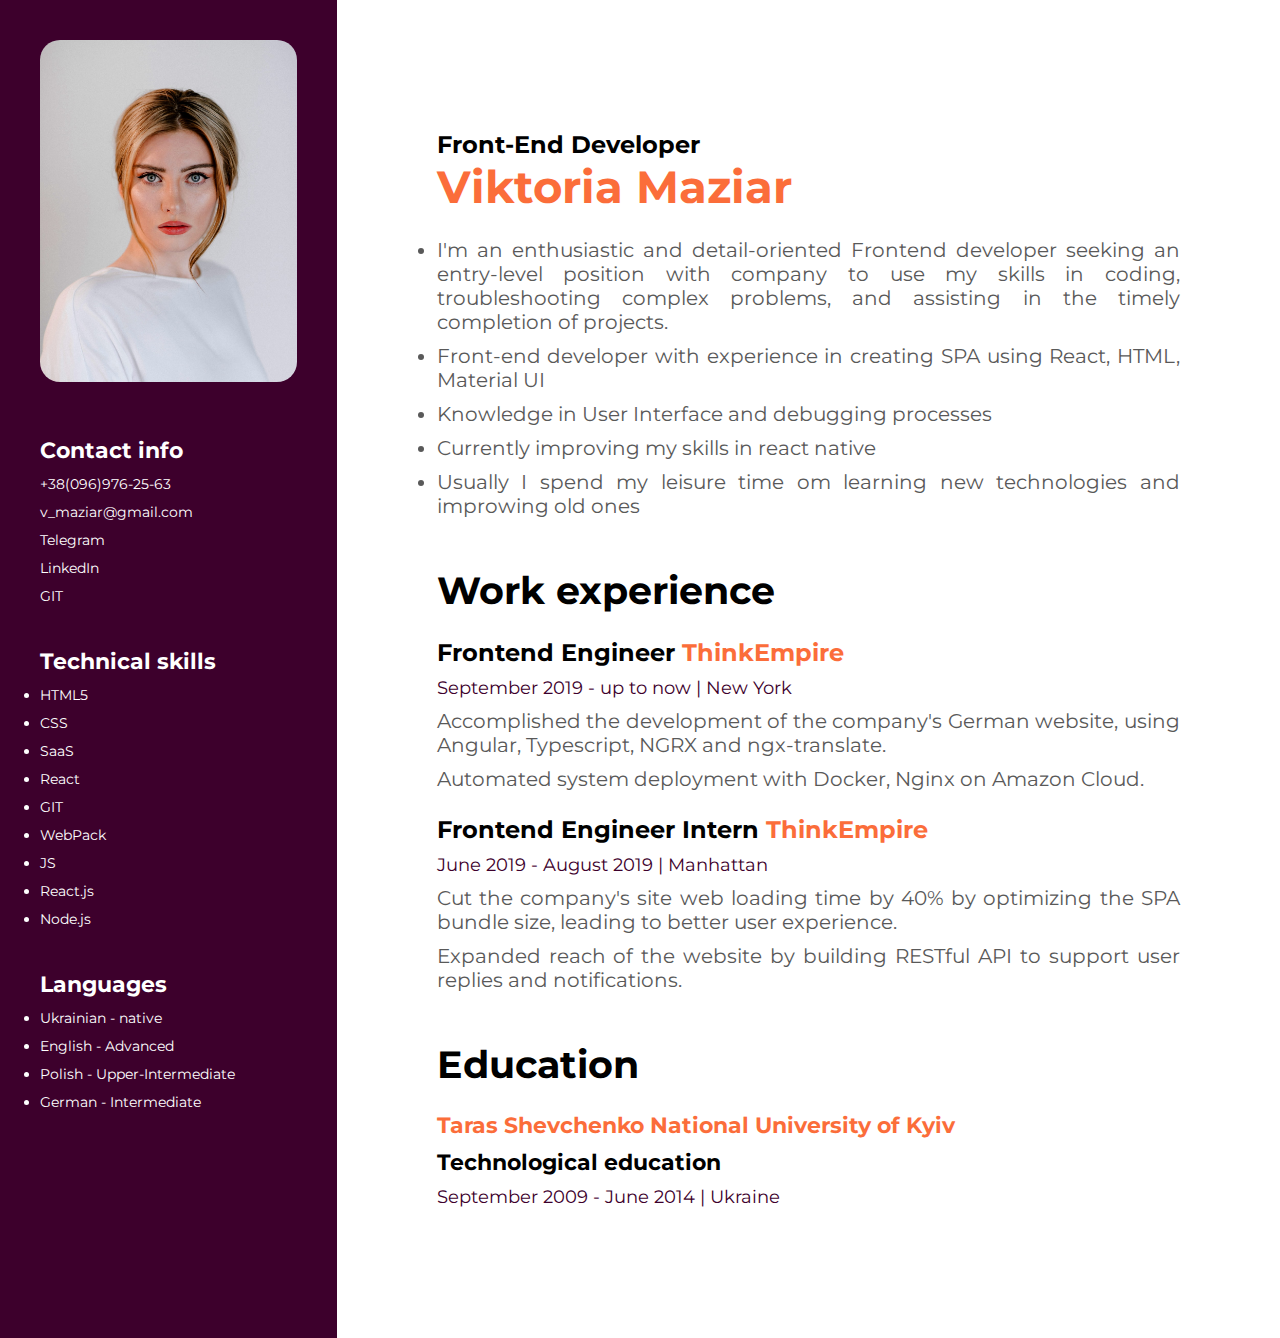
<file: resume/index.html>
<!DOCTYPE html>
<!-- мова роботи -->
<html lang="en">
<head>
    <meta charset="UTF-8">
    <meta http-equiv="X-UA-Compatible" content="IE=edge">
    <meta name="viewport" content="width=device-width, initial-scale=1.0">
    <!-- підключений шрифт -->
    <link href="https://fonts.googleapis.com/css?family=Montserrat:regular,700&display=swap" rel="stylesheet">
    <!-- підключений файл зі стилями -->
    <link rel="stylesheet" href="css/style.css">
    <!-- робоча назва -->
    <title>Resume</title>
</head>
<body>
    <header></header>
    <main class="main">
        <!-- ліва колонка резюме -->
        <div class="main__row row-main">
            <!-- фото -->
            <img src="img/portrait.jfif" alt="portrait">
            <!-- блок з контактною інф-ю -->
            <div class="row-main__contact-info contact-info">
                <!-- заголовок блоку -->
                <h2 class="contact-info__title title">Contact info</h2>
                <!-- текстовий блок з номером телефону -->
                <p>+38(096)976-25-63</p>
                <!-- текстовий блок з ел.почтою -->
                <p>v_maziar@gmail.com</p>
                <!-- посилання на соц.мережі та ел.ресурси -->
                <a href="#">Telegram</a>
                <a href="#">LinkedIn</a>
                <a href="#">GIT</a>
            </div>
            <!-- блок з інф-ю про тех.навички -->
            <div class="row-main__block block-row">
                <!-- заголовок блоку -->
                <h2 class="block-row__title title">Technical skills</h2>
                <!-- список-перелік навичок -->
                <ul class="block-row__list">
                    <!-- елементи списку -->
                    <li>HTML5</li>
                    <li>CSS</li>
                    <li>SaaS</li>
                    <li>React</li>
                    <li>GIT</li>
                    <li>WebPack</li>
                    <li>JS</li>
                    <li>React.js</li>
                    <li>Node.js</li>
                </ul>
            </div>
            <!-- блок про знання іноз.мов -->
            <div class="row-main__block block-row">
                <!-- заголовок блоку -->
                <h2 class="block-row__title title">Languages</h2>
                <!-- список мов -->
                <ul class="block-row__list">
                    <!-- елементи списку -->
                    <li>Ukrainian - native</li>
                    <li>English - Advanced</li>
                    <li>Polish - Upper-Intermediate</li>
                    <li>German - Intermediate</li>
                </ul>
            </div>
        </div>
        <!-- права колонка резюме -->
        <div class="main__information information-main">
            <!-- підзаголовок - посада -->
            <h3 class="information-main__position">Front-End Developer</h3>
            <!-- головний заголовок - ім'я -->
            <h1 class="information-main__name">Viktoria Maziar</h1>
            <!-- список - структурована інф-я про мене -->
            <ul class="information-main__list">
                <!-- елементи списку -->
                <li>I'm an enthusiastic and detail-oriented Frontend developer seeking an entry-level position with company to use my skills in coding, troubleshooting complex problems, and assisting in the timely completion of projects.</li>
                <li>Front-end developer with experience in creating SPA using React, HTML, Material UI</li>
                <li>Knowledge in User Interface and debugging processes</li>
                <li>Currently improving my skills in react native</li>
                <li>Usually I spend my leisure time om learning new technologies and improwing old ones</li>
            </ul>
            <!-- блок з інф-ю про досвід роботи -->
            <div class="experience">
                <!-- заголовок блоку -->
                <h2 class="experience__title">Work experience</h2>
                <!-- блок про досвід №1 -->
                <div class="experience__block block-experience">
                    <!-- підзаголовок - посада -->
                    <h3 class="block-experience__position">Frontend Engineer <span>ThinkEmpire</span></h3>
                    <!-- текстова інф-я - термін та місце роботи -->
                    <p class="block-experience__date">September 2019 - up to now   |  New York</p>
                    <!-- текстова інф-я про набутий досвід -->
                    <p class="block-experience__text">Accomplished the development of the company's German website, using Angular, Typescript, NGRX and ngx-translate.</p>
                    <p class="block-experience__text">Automated system deployment with Docker, Nginx on Amazon Cloud.</p>
                </div>
                <!-- блок про досвід №2 -->
                <div class="experience__block block-experience">
                    <!-- підзаголовок - посада -->
                    <h3 class="block-experience__position">Frontend Engineer Intern <span>ThinkEmpire</span></h3>
                    <!-- текстова інф-я - термін та місце роботи -->
                    <p class="block-experience__date">June 2019 - August 2019   |   Manhattan</p>
                    <!-- текстова інф-я про набутий досвід -->
                    <p class="block-experience__text">Cut the company's site web loading time by 40% by optimizing the SPA bundle size, leading to better user experience.</p>
                    <p class="block-experience__text">Expanded reach of the website by building RESTful API to support user replies and notifications.</p>
                </div>
            </div>
            <!-- блок про освіту -->
            <div class="education">
                <!-- заголовок блоку -->
                <h2 class="education__title">Education</h2>
                <!-- підзаголовок - назва ВНЗ -->
                <h3 class="education__subtitle"><span>Taras Shevchenko National University of Kyiv</span></h3>
                <!-- підзаголовок - освіта -->
                <h3 class="education__subtitle">Technological education</h3>
                <!-- текстова інф-я про термін та місце навчання -->
                <p class="education__text">September 2009 - June 2014   |   Ukraine</p>
            </div>
        </div>
    </main>
    <footer></footer>
</body>
</html>
</file>
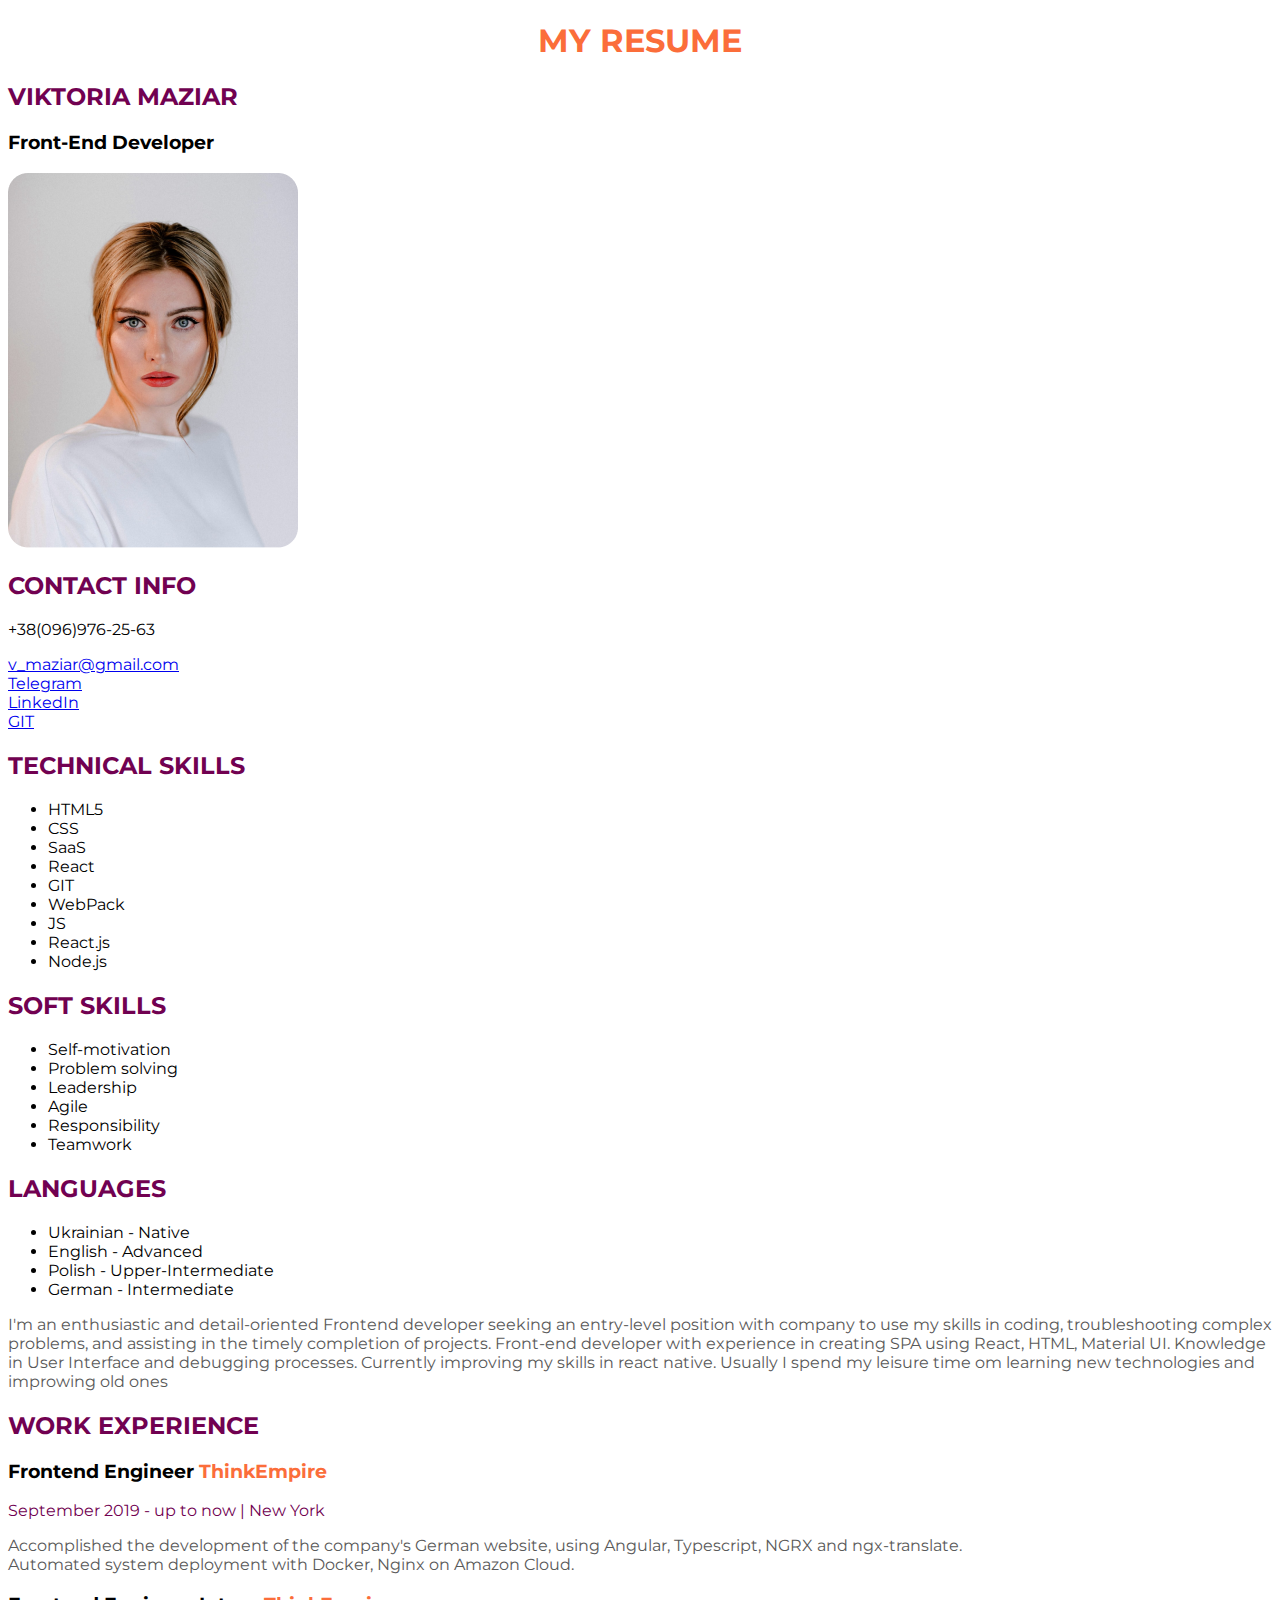
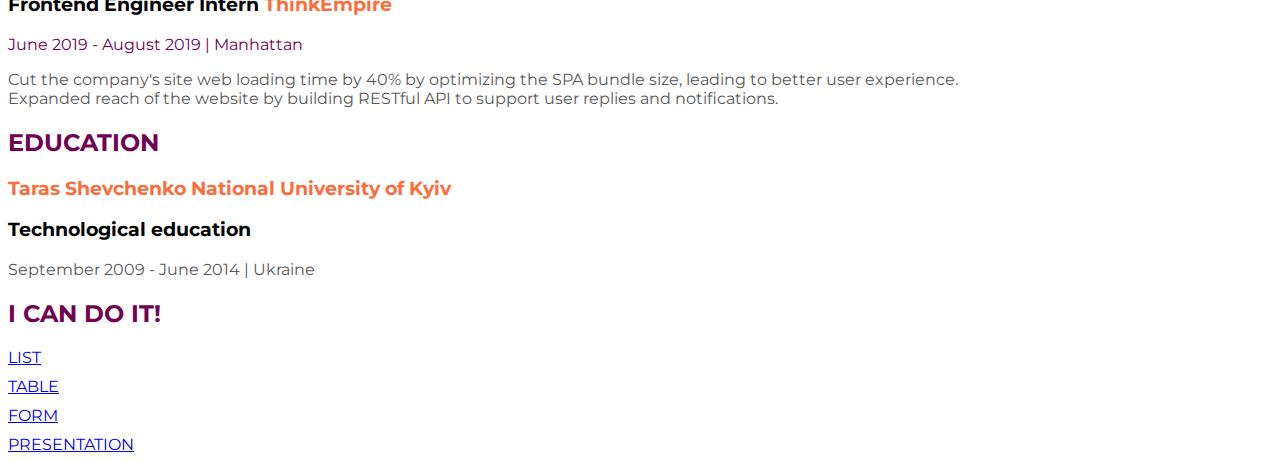
<file: homework_3/main-page.html>
<!DOCTYPE html>
<html lang="en">
<head>
    <meta charset="UTF-8">
    <meta http-equiv="X-UA-Compatible" content="IE=edge">
    <meta name="viewport" content="width=device-width, initial-scale=1.0">
    <link href="https://fonts.googleapis.com/css?family=Montserrat:regular,700&display=swap" rel="stylesheet">
    <link rel="stylesheet" href="css/styles.css">
    <title>Resume</title>
</head>
<body>
    <header>
        <!-- Головний заголовок -->
        <h1>My resume</h1>
        <!-- Підзаголовок другого рівня -->
        <h2>Viktoria Maziar</h2>
        <!-- Підзаголовок третього рівня -->
        <h3>Front-End Developer</h3>
    </header>
    <main>
        <!-- Зображення -->
            <img src="img/Portrait.png" alt="Portrait">
            <!-- Блок з контактною інформацією -->
            <div class="contact-info">
                <!-- Підзаголовок другого рівня -->
                <h2>Contact info</h2>
                <!-- Текст -->
                <p>+38(096)976-25-63</p>
                <!-- Посилання -->
                <a href="#">v_maziar@gmail.com</a>
                <a href="#">Telegram</a>
                <a href="#">LinkedIn</a>
                <a href="#">GIT</a>
            </div>
            <!-- Блок з інф-ю про технічні навички -->
            <div class="tech-skills">
                <!-- Підзаголовок другого рівня -->
                <h2>Technical skills</h2>
                <!-- Маркований список -->
                <ul>
                    <!-- Елементи маркованого списку -->
                    <li>HTML5</li>
                    <li>CSS</li>
                    <li>SaaS</li>
                    <li>React</li>
                    <li>GIT</li>
                    <li>WebPack</li>
                    <li>JS</li>
                    <li>React.js</li>
                    <li>Node.js</li>
                </ul>
            </div>
            <!-- Блок з інф-ю про soft skills -->
            <div class="soft-skills">
                <!-- Підзаголовок другого рівня -->
                <h2>Soft skills</h2>
                <!-- Маркований список -->
                <ul>
                    <!-- Елементи маркованого списку -->
                    <li>Self-motivation</li>
                    <li>Problem solving</li>
                    <li>Leadership</li>
                    <li>Agile</li>
                    <li>Responsibility</li>
                    <li>Teamwork</li>
                </ul>
            </div>
            <!-- Блок з інф-ю про знання мов -->
            <div class="languages">
                <!-- Підзаголовок другого рівня -->
                <h2>Languages</h2>
                <!-- Маркований список -->
                <ul>
                    <!-- Елементи маркованого списку -->
                    <li>Ukrainian - Native</li>
                    <li>English - Advanced</li>
                    <li>Polish - Upper-Intermediate</li>
                    <li>German - Intermediate</li>
                </ul>
            </div>
            <!-- Блок з інф-ю про мене -->
            <div class="about-me">
                <!-- Текст -->
                <p>I'm an enthusiastic and detail-oriented Frontend developer seeking an entry-level position with company to use my skills in coding, troubleshooting complex problems, and assisting in the timely completion of projects. Front-end developer with experience in creating SPA using React, HTML, Material UI. Knowledge in User Interface and debugging processes. Currently improving my skills in react native. Usually I spend my leisure time om learning new technologies and improwing old ones</p>
            </div>
            <!-- Блок з інф-ю про досвід роботи -->
            <div class="work-experience">
                <!-- Підзаголовок другого рівня -->
                <h2>Work experience</h2>
                <!-- Блок з інф-ю про досвід роботи №1 -->
                <div class="work-experience experience">
                    <!-- Підзаголовок третього рівня -->
                    <h3>Frontend Engineer <span>ThinkEmpire</span></h3>
                    <!-- Текст -->
                    <p class="experience__date">September 2019 - up to now   |  New York</p>
                    <p class="experience__text">Accomplished the development of the company's German website, using Angular, Typescript, NGRX and ngx-translate. <br> Automated system deployment with Docker, Nginx on Amazon Cloud.</p>
                </div>
                <!-- Блок з інф-ю про досвід роботи №2 -->
                <div class="work-experience experience">
                    <!-- Підзаголовок третього рівня -->
                    <h3>Frontend Engineer Intern <span>ThinkEmpire</span></h3>
                    <!-- Текст -->
                    <p class="experience__date">June 2019 - August 2019   |   Manhattan</p>
                    <p class="experience__text">Cut the company's site web loading time by 40% by optimizing the SPA bundle size, leading to better user experience. <br> Expanded reach of the website by building RESTful API to support user replies and notifications.</p>
                </div>
            </div>
            <!-- Блок з інф-ю про освіту -->
            <div class="education">
                <!-- Підзаголовок другого рівня -->
                <h2>Education</h2>
                <!-- Підзаголовок третього рівня -->
                <h3><span>Taras Shevchenko National University of Kyiv</span></h3>
                <!-- Підзаголовок третього рівня -->
                <h3>Technological education</h3>
                <!-- Текст -->
                <p>September 2009 - June 2014   |   Ukraine</p>
            </div>
    </main>
    <footer>
        <!-- Підзаголовок другого рівня -->
        <h2>I can do it!</h2>
        <!-- Блок з навігацією -->
        <nav>
            <!-- Посилання на інші сторінки -->
            <a href="page-1.html" target="_blank">List</a>
            <a href="page-2.html" target="_blank">Table</a>
            <a href="page-3.html" target="_blank">Form</a>
            <a href="page-4.html" target="_blank">Presentation</a>
        </nav>
    </footer>
</body>
</html>
</file>
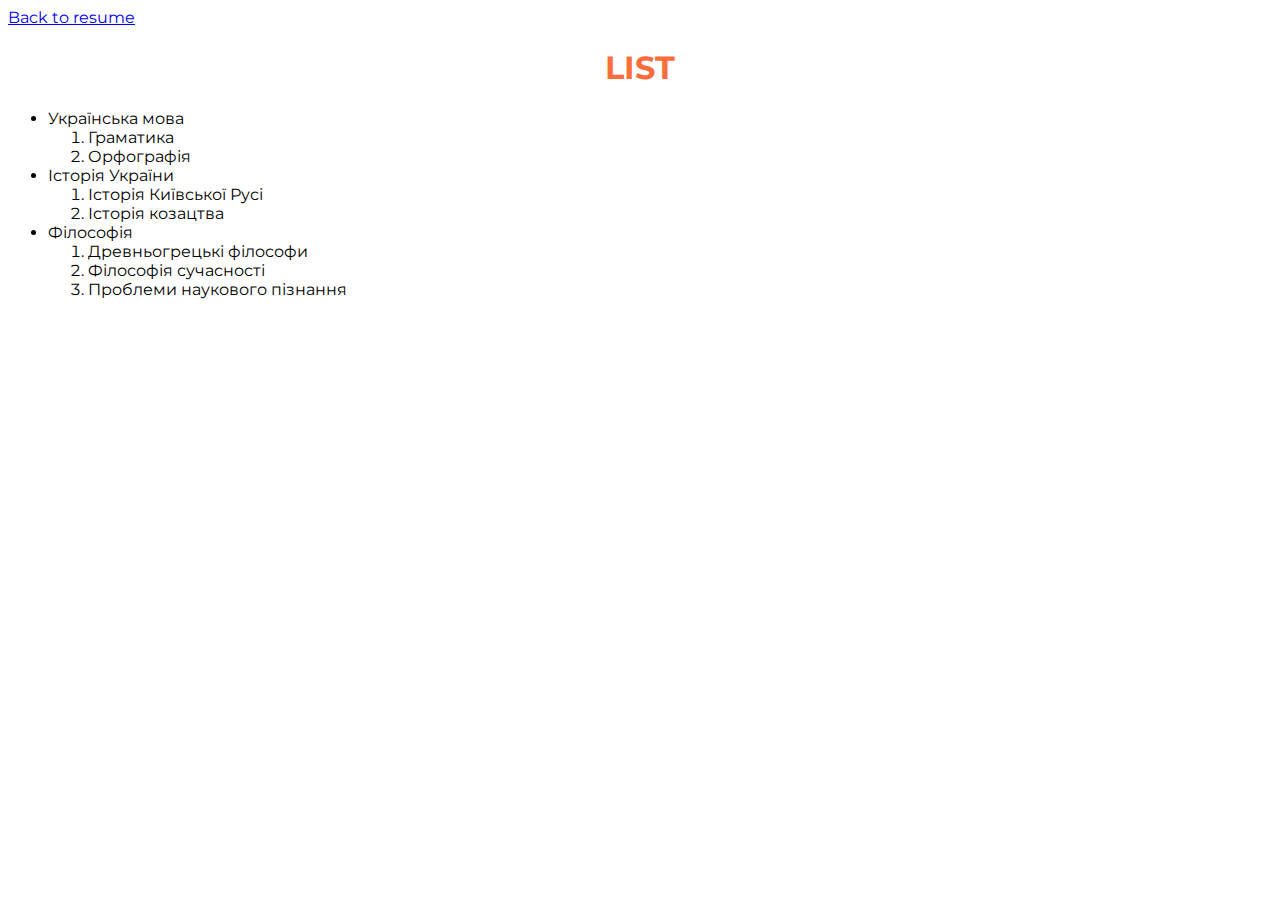
<file: homework_3/page-1.html>
<!DOCTYPE html>
<html lang="en">
<head>
    <meta charset="UTF-8">
    <meta http-equiv="X-UA-Compatible" content="IE=edge">
    <meta name="viewport" content="width=device-width, initial-scale=1.0">
    <link href="https://fonts.googleapis.com/css?family=Montserrat:regular,700&display=swap" rel="stylesheet">
    <link rel="stylesheet" href="css/styles.css">
    <title>List</title>
</head>
<body>
    <!-- Посилання на основну сторінку проекту -->
    <a href="main-page.html" target="_blank">Back to resume</a>
    <!-- Головний заголовок -->
    <h1>LIST</h1>
    <!-- Маркований список -->
    <ul>
        <!-- Елемент маркованого списку -->
        <li>Українська мова
            <!-- Вкладений нумерований список -->
            <ol>
                <!-- Елементи вкладеного нумерованого списку -->
                <li>Граматика</li>
                <li>Орфографія</li>
            </ol>
        </li>
        <!-- Елемент маркованого списку -->
        <li>Історія України
            <!-- Вкладений нумерований список -->
            <ol>
                <!-- Елементи вкладеного нумерованого списку -->
                <li>Історія Київської Русі</li>
                <li>Історія козацтва</li>
            </ol>
        </li>
        <!-- Елемент маркованого списку -->
        <li>Філософія
            <!-- Вкладений нумерований список -->
            <ol>
                <!-- Елементи вкладеного нумерованого списку -->
                <li>Древньогрецькі філософи</li>
                <li>Філософія сучасності</li>
                <li>Проблеми наукового пізнання</li>
            </ol>
        </li>
    </ul>
</body>
</html>
</file>
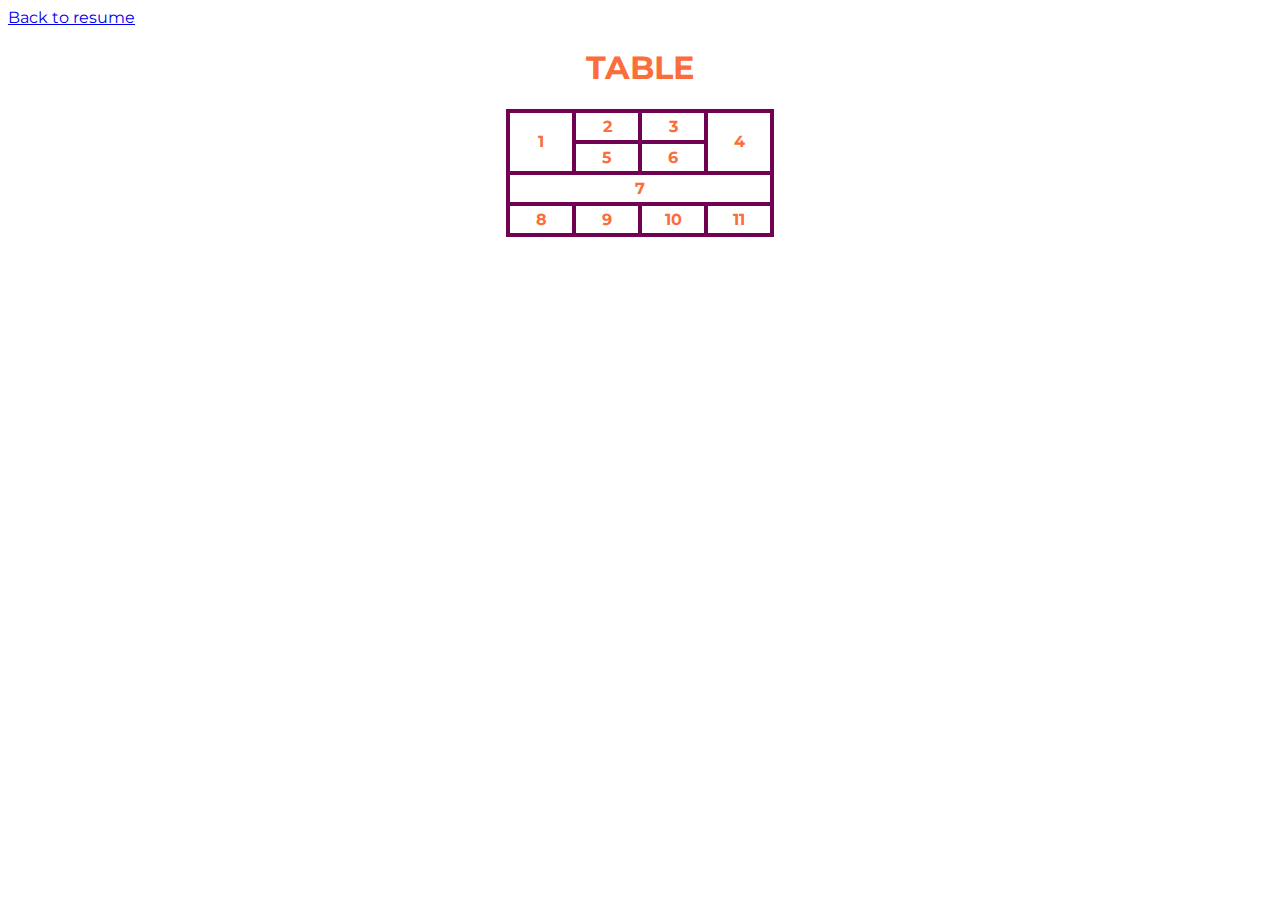
<file: homework_3/page-2.html>
<!DOCTYPE html>
<html lang="en">
<head>
    <meta charset="UTF-8">
    <meta http-equiv="X-UA-Compatible" content="IE=edge">
    <meta name="viewport" content="width=device-width, initial-scale=1.0">
    <link href="https://fonts.googleapis.com/css?family=Montserrat:regular,700&display=swap" rel="stylesheet">
    <link rel="stylesheet" href="css/styles.css">
    <title>Table</title>
</head>
<body>
    <!-- Посилання на основну сторінку проекту -->
    <a href="main-page.html" target="_blank">Back to resume</a>
    <!-- Головний заголовок -->
    <h1>TABLE</h1>
    <!-- Таблиця -->
    <table>
        <!-- Тіло таблиці -->
        <tbody>
            <!-- Рядок таблиці -->
            <tr>
                <!-- Ячейки рядка таблиці -->
                <td rowspan="2">1</td>
                <td>2</td>
                <td>3</td>
                <td rowspan="2">4</td>
            </tr>
            <!-- Рядок таблиці -->
            <tr>
                <!-- Ячейки рядка таблиці -->
                <td>5</td>
                <td>6</td>
            </tr>
            <!-- Рядок таблиці -->
            <tr>
                <!-- Ячейка рядка таблиці -->
                <td colspan="4">7</td>
            </tr>
            <!-- Рядок таблиці -->
            <tr>
                <!-- Ячейки рядка таблиці -->
                <td>8</td>
                <td>9</td>
                <td>10</td>
                <td>11</td>
            </tr>    
        </tbody>    
    </table>    
</body>
</html>
</file>
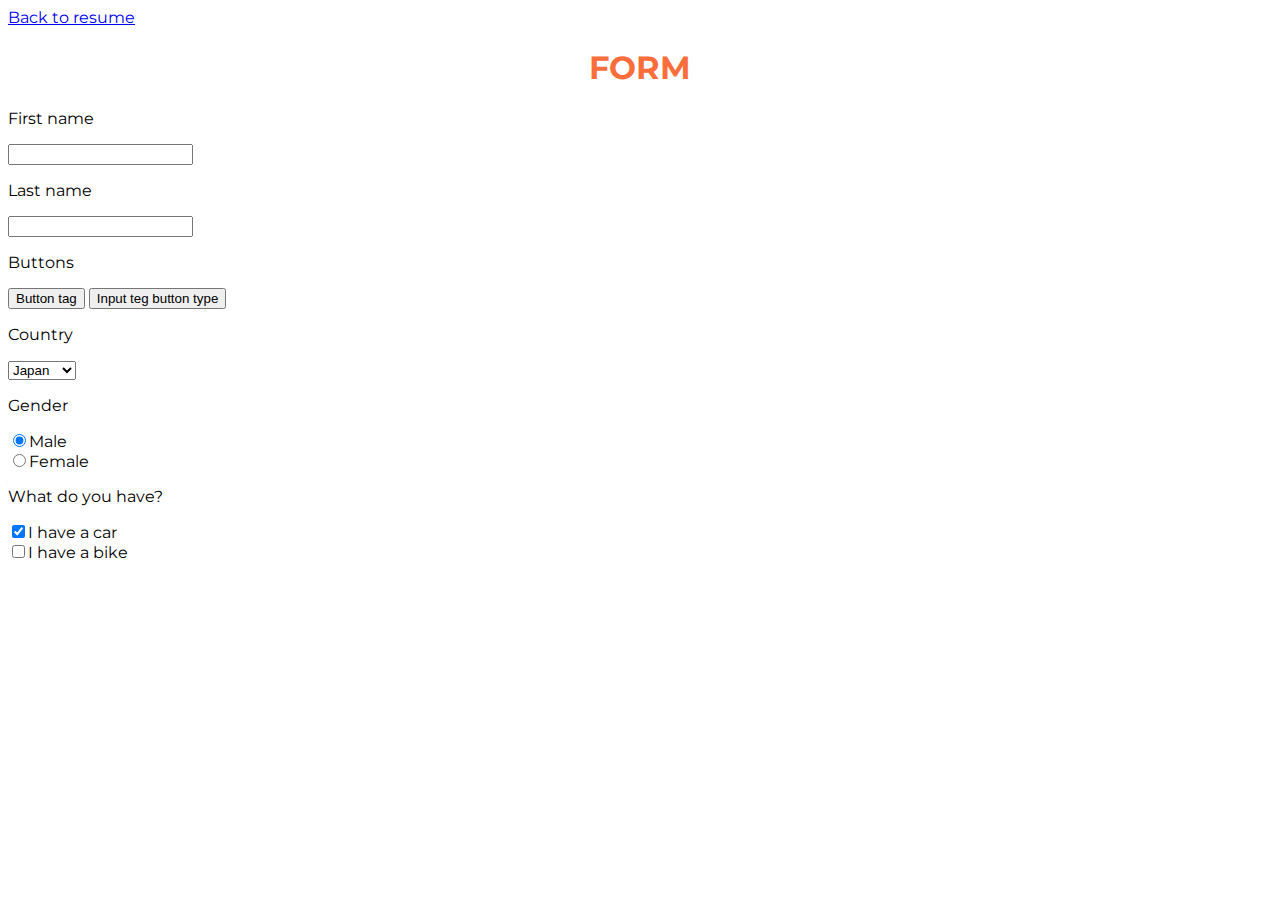
<file: homework_3/page-3.html>
<!DOCTYPE html>
<html lang="en">
<head>
    <meta charset="UTF-8">
    <meta http-equiv="X-UA-Compatible" content="IE=edge">
    <meta name="viewport" content="width=device-width, initial-scale=1.0">
    <link href="https://fonts.googleapis.com/css?family=Montserrat:regular,700&display=swap" rel="stylesheet">
    <link rel="stylesheet" href="css/styles.css">
    <title>Form</title>
</head>
<body>
    <!-- Посилання на основну сторінку проекту -->
    <a href="main-page.html" target="_blank">Back to resume</a>
    <!-- Головний заголовок -->
    <h1>FORM</h1>
    <!-- Форма -->
    <form action="#" method="post" enctype="multipart/form-data">
        <div>
            <!-- Текст -->
            <p>First name</p>
            <!-- Елемент форми input з атрибутами name і type -->
            <input name="First name" type="text">
        </div>
        <div>
            <!-- Текст -->
            <p>Last name</p>
            <!-- Елемент форми input з атрибутами name і type -->
            <input name="Last name" type="text">
        </div>
        <div>
            <!-- Текст -->
            <p>Buttons</p>
            <!-- Елементи button -->
            <button>Button tag</button>
            <button>Input teg button type</button>
        </div>
        <div>
            <!-- Текст -->
            <p>Country</p>
            <!-- Елемент форми select з атрибутом name -->
            <select name="Country">
                <!-- Елементи форми option з атрибутами value -->
                <option value="Japan">Japan</option>
                <option value="Ukraine">Ukraine</option>
                <option value="USA">USA</option>
            </select>
        </div>
        <div>
            <!-- Текст -->
            <p>Gender</p>
            <div>
                <!-- Елемент форми input з атрибутами checked type, name і value -->
                <input checked type="radio" name="Gender" value="Male">Male
            </div>
            <div>
                <!-- Елемент форми input з атрибутами type, name і value -->
                <input type="radio" name="Gender" value="Female">Female
            </div>
        </div>
        <div>
            <!-- Текст -->
            <p>What do you have?</p>
            <div>
                <!-- Елемент форми input з атрибутами checked type, name і value -->
                <input checked type="checkbox" name="car" value="yes">I have a car
            </div>
            <div>
                <!-- Елемент форми input з атрибутами type, name і value -->
                <input type="checkbox" name="bike" value="yes">I have a bike
            </div>
        </div>
    </form>
</body>
</html>
</file>
<file: homework_3/css/styles.css>
body {
    font-family: Montserrat, serif;
}
h1 {
    color: #FB6D3A;
    text-transform: uppercase;
    text-align: center;
}
h2 {
    color: #710151;
    text-transform: uppercase;
}   
span {
    color: #FB6D3A;
}
.contact-info a {
    display: block;
}
.about-me p {
    color: #595959;
}
.experience__date {
    color: #710151;
}
.experience__text {
    color: #595959;
}
.education p {
    color: #595959;
}
footer a {
    display: block;
    text-transform: uppercase;
}
footer a:not(:last-child) {
    margin-bottom: 10px;
}
table{
    margin: 0 auto;
    border-spacing: 0;
    text-align: center;
    color: #FB6D3A;
    font-weight: 700;
}
table, td, th{
    border: 2px solid #710151;
}
td, th{
    width: 60px;
    height: 25px;
}
</file>
<file: resume/css/style.css>
/* підлючила файл з обнуленням стилів */
@import url(reset.css);
/* стилі для всіх тегів */
body {
    font-family: Montserrat, sans-serif;
    line-height: 24px;
}
/* стилі для частини резюме main */
.main {
    display: flex;
}
span {
    color: #FB6D3A;
}
/* стилі для заголовка 1 рівня */
h1 {
    font-weight: 700;
    font-size: 45px;
    line-height: 55px;
    color: #FB6D3A;
    margin-bottom: 24px;
}
/* стилі для лівої колонки резюме */
.main__row {
    max-width: 440px;
    background-color: #3D002C;;
    padding: 40px 40px;
}
/* стилі для фото */
img {
    max-width: 290px;
    max-height: 342px;
    border-radius: 20px;
    margin-bottom: 55px;
}
.row-main__contact-info {
    margin-bottom: 40px;
}
/* стилі для заголовків блоків лівої колонки резюме */
.title {
    color: #FFFFFF;
    font-weight: 700;
    font-size: 22px;
    line-height: 27px;
    margin-bottom: 8px;
}
/* стилі для посилань та параграфів блоку з контактною інф-ю */
.contact-info a, p {
    color: #FFFFFF;
    font-size: 14px;
}
/* стилі для посилань блоку з контактною інф-ю */
.contact-info a {
    display: block;
}
/* стилі для посилань блоку з контактною інф-ю при наведенні */
.contact-info a:hover {
    color: #FB6D3A;;
}
/* стилі для  параграфів блоку з контактною інф-ю */
.contact-info p {
    margin-bottom: 4px;
}
/* стилі для посилань блоку з контактною інф-ю (окрім останнього посилання) */
.contact-info a:not(:last-child) {
    margin-bottom: 4px;
}
/* стилі для блоків (окрім останнього) лівої колонки резюме */
.block-row:not(:last-child) {
    margin-bottom: 40px;
}
/* стилі для пунктів списку в лівій колонці резюме */
.block-row__list li{
    color: #FFFFFF;
    font-size: 14px;
}
/* стилі для пунктів списку (окрім останнього) в лівій колонці резюме */
.block-row__list li:not(:last-child) {
    margin-bottom: 4px;
}
/* стилі для правої колонки резюме */
.information-main {
    padding: 130px 100px;
}
/* стилі для підзаголовку з посадою */
.information-main__position {
    font-weight: 700;
    font-size: 24px;
    line-height: 29px;
    color: #000000;
}
/* стилі для списку */
.information-main__list { 
    font-size: 20px;
    text-align: justify;
    color: #595959;
    margin-bottom: 50px;
}
/* стилі для пунктів списку */
.information-main__list li:not(:last-child) {
    margin-bottom: 10px;
}
/* стилі для блоку про досвід роботи */
.experience {
    margin-bottom: 50px;
}
/* стилі для заголовку блоку про досвід роботи */
.experience__title {
    font-weight: 700;
    font-size: 38px;
    line-height: 46px;
    color: #000000;
    margin-bottom: 24px;
}
/* стилі для підзаголовку - посада */
.block-experience__position {
    font-weight: 700;
    font-size: 24px;
    line-height: 29px;
    color: #000000;
    margin-bottom: 10px;
}
/* стилі для параграфу */
.block-experience__date {
    font-size: 18px;
    line-height: 22px;
    color: #3D002C;
    margin-bottom: 10px;
}
/* стилі для параграфів */
.block-experience__text {
    font-size: 20px;
    text-align: justify;
    color: #595959;
}
/* стилі для параграфів (окрім останнього) */
.block-experience__text:not(:last-child) {
    margin-bottom: 10px;
}
/* стилі для блоків (окрім останнього) */
.block-experience:not(:last-child) {
    margin-bottom: 24px;
}
/* стилі для заголовку блоку про освіту */
.education__title {
    font-weight: 700;
    font-size: 38px;
    line-height: 46px;
    color: #000000;
    margin-bottom: 24px;
}
/* стилі для підзаголовку блоку про освіту */
.education__subtitle {
    font-weight: 700;
    font-size: 22px;
    line-height: 27px;
    color: #000000;
    margin-bottom: 10px;
}
/* стилі дял параграфу блоку про освіту */
.education__text {
    font-size: 18px;
    line-height: 22px;
    color: #3D002C;
}
</file>
